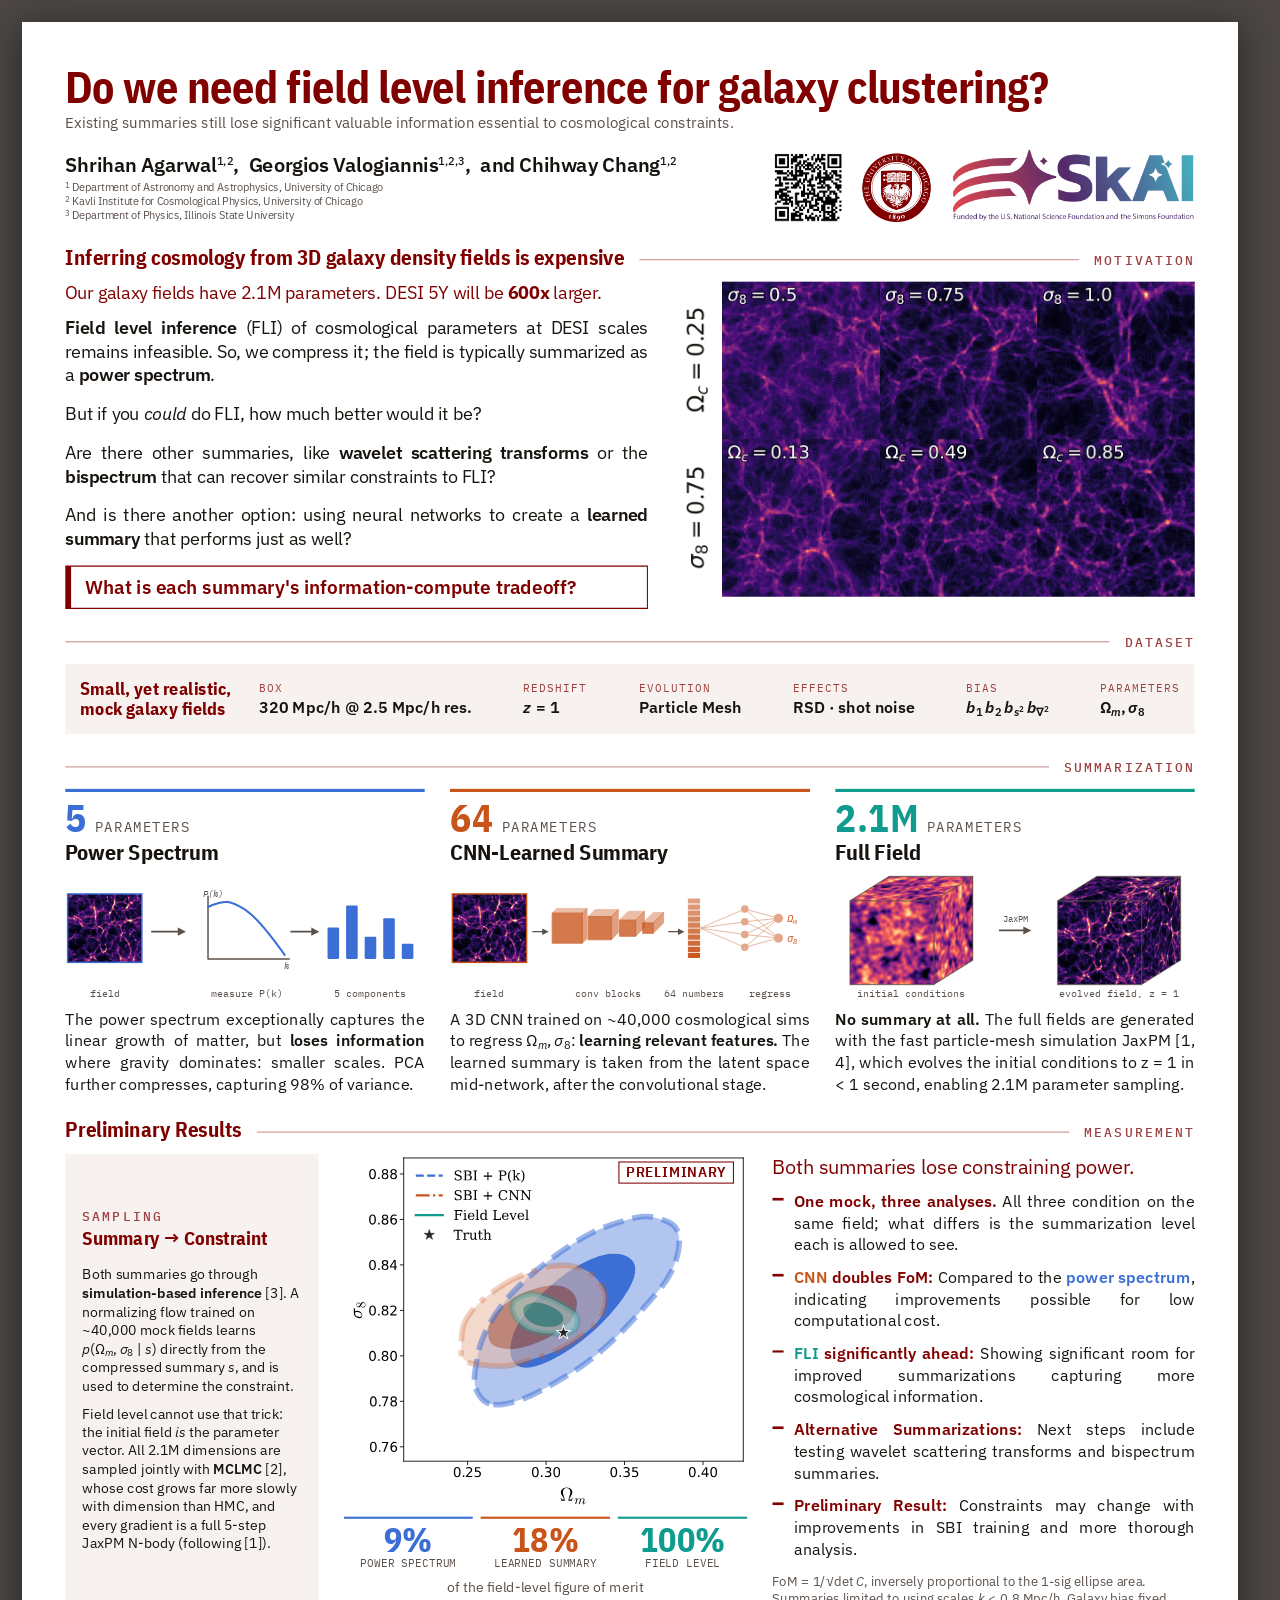
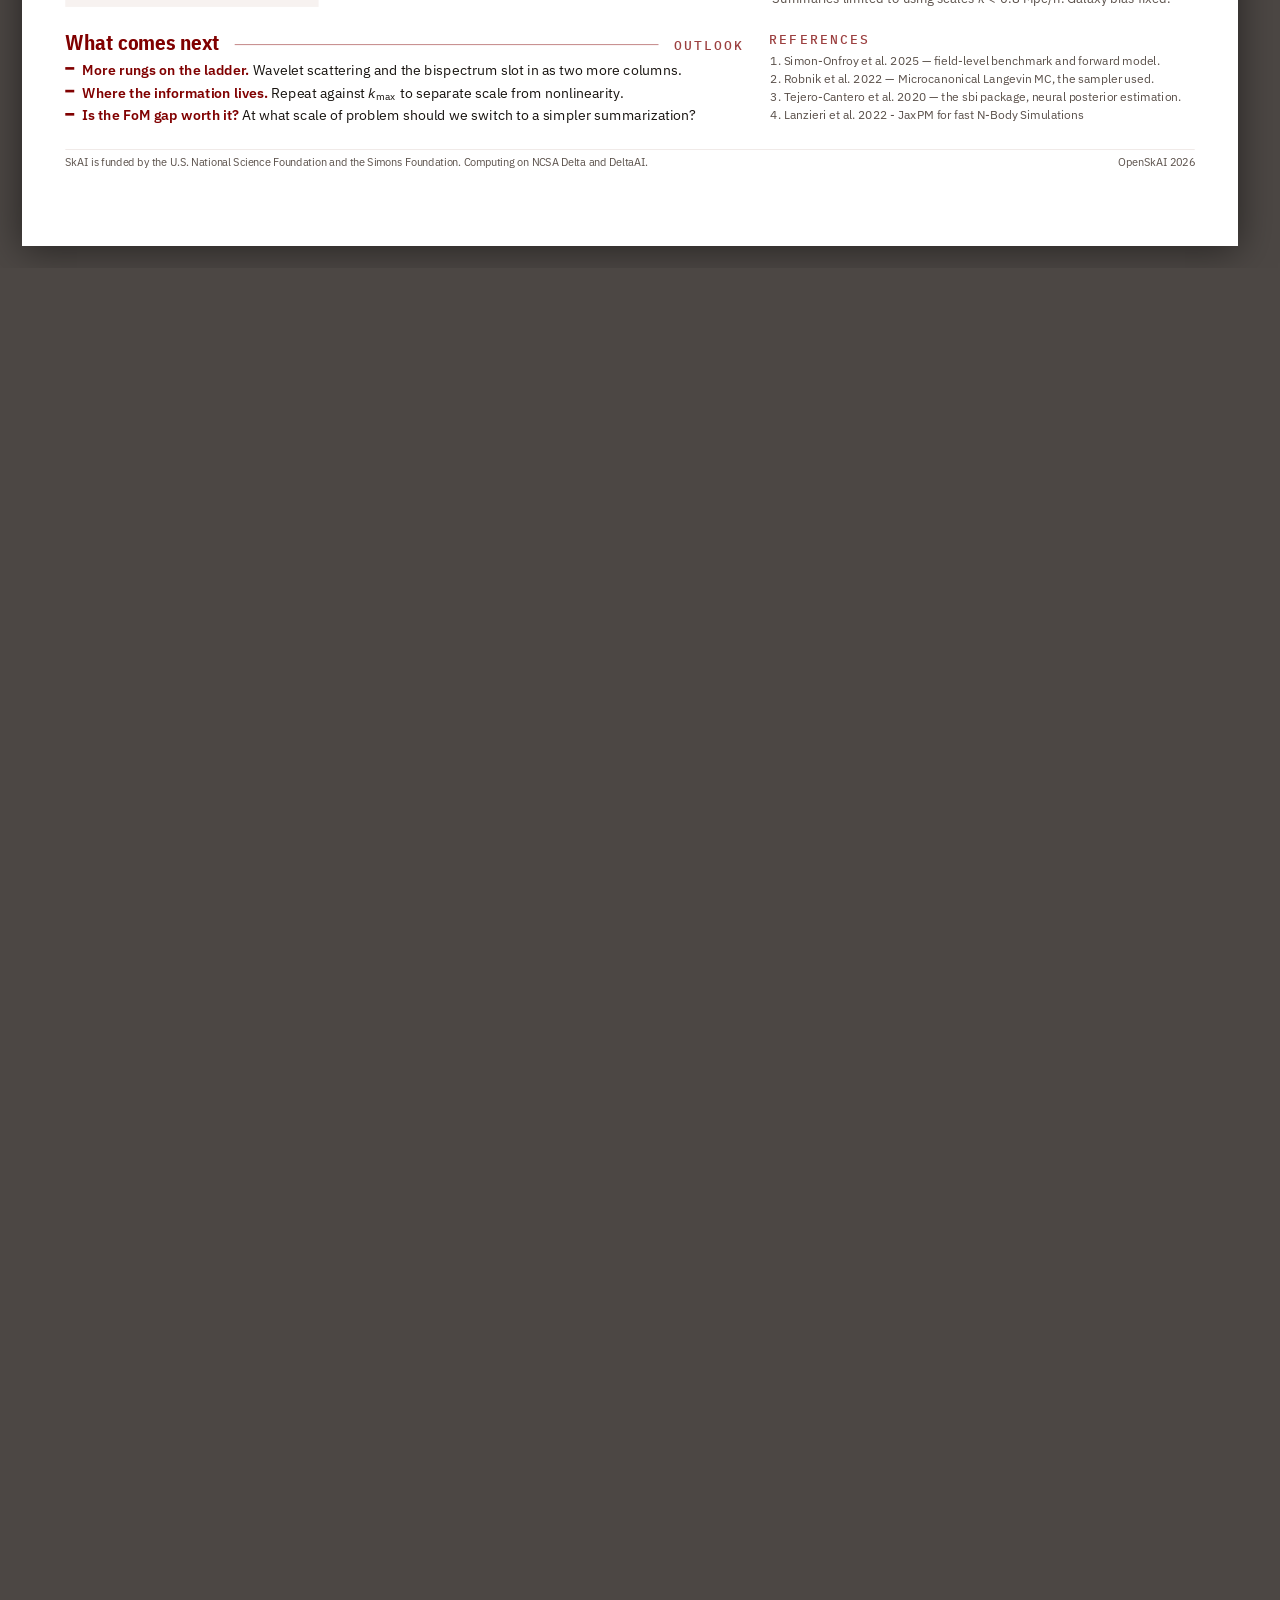
<file: index.html>
<!doctype html>
<html lang="en">
<head>
<meta charset="utf-8">
<title>Do we need field level inference for galaxy clustering?</title>
<!-- GitHub Pages serves this file at the root of the site. The poster itself
     lives in poster.html, whose name is wired into render.py and
     build_artifact.py; rather than rename it and break both, this redirects.
     If you would rather have the poster at the root URL with no redirect,
     rename poster.html to index.html and change the two places that name it:
     POSTER in render.py, and the read_text call in build_artifact.py. -->
<meta http-equiv="refresh" content="0; url=poster.html">
<link rel="canonical" href="poster.html">
<style>
  body { margin: 0; display: grid; place-items: center; min-height: 100vh;
         background: #ffffff; color: #17130f;
         font: 400 16px/1.5 "IBM Plex Sans", system-ui, sans-serif; }
  a { color: #800000; }
</style>
</head>
<body>
<p><a href="poster.html">Do we need field level inference for galaxy clustering?</a></p>
</body>
</html>
</file>
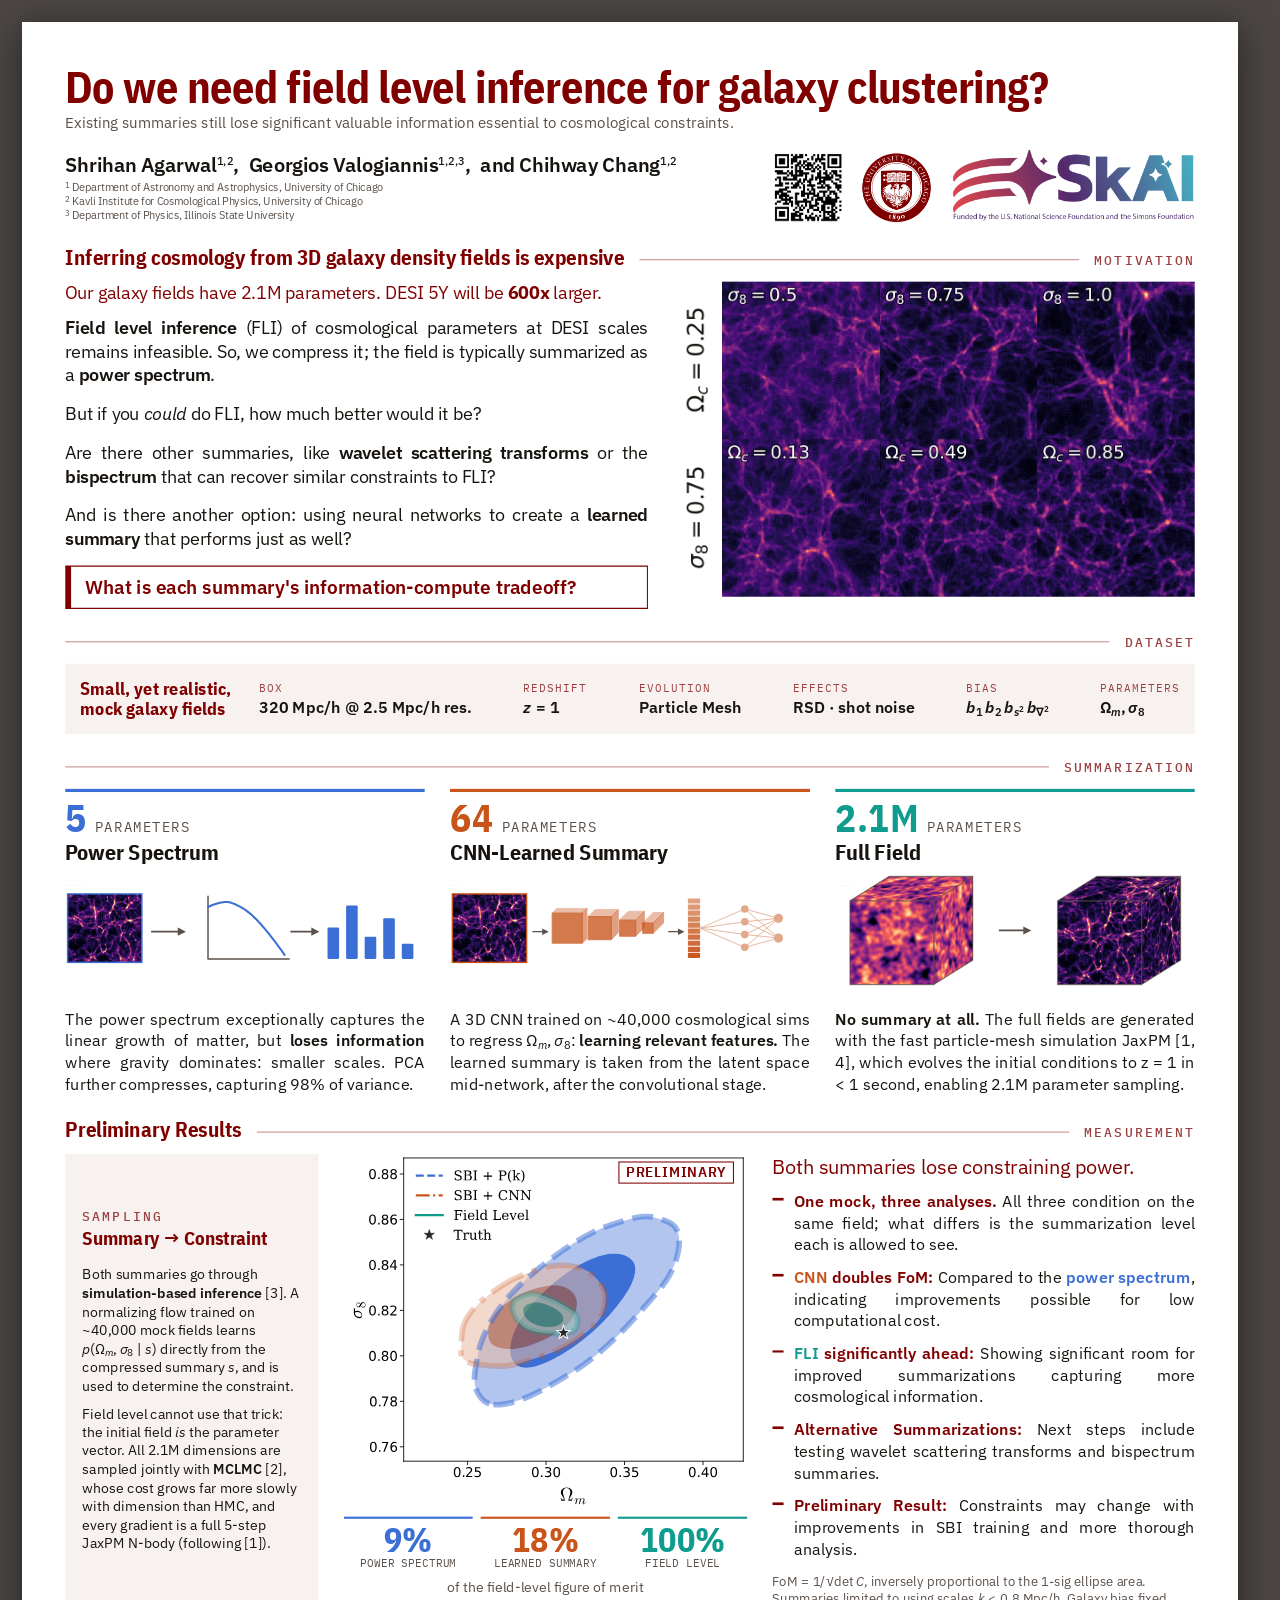
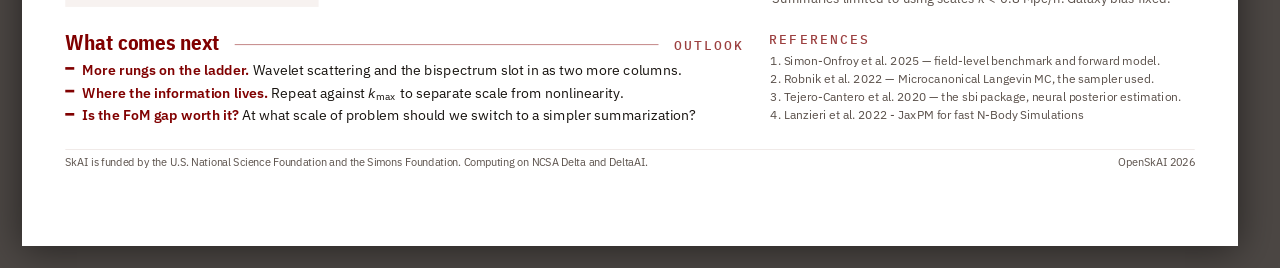
<file: poster.html>
<!doctype html>
<html lang="en">
<head>
<meta charset="utf-8">
<title>Do we need full field level inference?</title>
<link rel="preconnect" href="https://fonts.googleapis.com">
<link rel="preconnect" href="https://fonts.gstatic.com" crossorigin>
<link rel="stylesheet" href="https://fonts.googleapis.com/css2?family=IBM+Plex+Mono:wght@400;500&family=IBM+Plex+Sans+Condensed:wght@600;700&family=IBM+Plex+Sans:wght@400;500;600;700&display=swap">
<link rel="stylesheet" href="poster_style.css">
</head>
<body>
<div class="stage"><div class="sheet" id="sheet"></div></div>

<script src="poster_config.js"></script>
<script>
/* ===========================================================================
   Renderer. Walks the POSTER object from poster_config.js and builds the page.
   Edit this only to change the poster's structure; content lives in the config.
   =========================================================================== */

/* --- Type scale ----------------------------------------------------------
   Every size on the poster is a CSS variable declared in poster_style.css.
   POSTER.type overrides them by name, so the config can retune the type
   without opening the stylesheet. A plain number is read as points; a string
   is passed through as written, so "1.2in" or "62.5pt" both work. Anything the
   config leaves out keeps the stylesheet's value, so a partial `type` block is
   fine -- and a key that isn't in this map is reported on screen rather than
   ignored, since a typo would otherwise look like "the setting did nothing".
   ------------------------------------------------------------------------ */
const TYPE_VARS = {
  /* header */
  title:           "--t-title",
  subtitle:        "--t-subtitle",
  author:          "--t-author",
  affil:           "--t-affil",
  qrCaption:       "--t-qr",

  /* shared across the bands */
  eyebrow:         "--t-eyebrow",
  bandHeading:     "--t-band",
  lede:            "--t-lede",
  body:            "--t-body",
  callout:         "--t-callout",
  figureCaption:   "--t-caption",
  figureTag:       "--t-figtag",
  note:            "--t-small",

  /* the fact strip */
  factLabel:       "--t-fact-label",
  factKey:         "--t-fact-key",
  factValue:       "--t-fact-value",

  /* the three approach columns */
  approachDim:     "--t-dim",
  approachDimLabel:"--t-dim-label",
  approachName:    "--t-col",
  approachBody:    "--t-colbody",

  /* the results band */
  asideHeading:    "--t-aside-head",
  asideBody:       "--t-aside",
  discussionLede:  "--t-mid-lede",
  discussionBody:  "--t-mid-body",
  statValue:       "--t-stat",
  statLabel:       "--t-stat-label",

  /* cost band and footer */
  costLegend:      "--t-legend",
  futureItem:      "--t-future",
  reference:       "--t-ref",
  colophon:        "--t-colophon",

  /* only used by the numbers table, which is not currently rendered */
  table:           "--t-table",
};

/* Sizes inside the two inline SVGs. These are viewBox units, not points: the
   drawing scales with its column, so one unit is about 0.8 pt at print size in
   a schematic and 0.72 pt in the cost chart. They are here so every piece of
   text on the poster is reachable from the config. */
const TYPE_SVG = Object.assign({
  schematicCaption: 17,
  schematicAxis: 15,
  costTick: 19,
  costValue: 19,
  costRowLabel: 21,
  costAxis: 20,
}, (POSTER.type && POSTER.type.svg) || {});

function applyType(t) {
  if (!t) return;
  const unknown = [];
  Object.keys(t).forEach((k) => {
    if (k === "svg") return;
    const v = TYPE_VARS[k];
    if (!v) { unknown.push(k); return; }
    document.documentElement.style.setProperty(
      v, typeof t[k] === "number" ? t[k] + "pt" : t[k]);
  });
  return unknown;
}
const UNKNOWN_TYPE_KEYS = applyType(POSTER.type) || [];

/* --- $math$ --------------------------------------------------------------
   Inline maths, written as a small subset of LaTeX between dollar signs:

       "a flow learns $p(Ω_m, σ_8 | s)$ from the summary $s$"

   It understands `_` and `^` (brace them for more than one character), \name
   for Greek letters, operators and relations, \text{...} for upright words,
   and TeX's spacing: none around what you type, a thin space after a comma,
   a wider one around = and the conditional bar. Variables come out italic;
   digits, capital Greek and function names (log, max, ...) stay upright, as
   TeX sets them.

   Greek can be typed straight in as Unicode, which reads better in the config
   and needs no backslash: $Ω_m$ is the same as $\\Omega_m$. Remember that a
   backslash inside a JS string has to be doubled.

   Spaces inside $...$ are ignored, so $z = 1$ and $z=1$ come out the same.
   Units and other upright words want \text: $320\text{ Mpc}/h$.

   A \command it doesn't know, and an unpaired $, are highlighted like a TODO
   rather than dropped, so a typo shows up on screen instead of printing.

   Body text only. The SVG labels -- approaches[].stages and the cost chart --
   are drawn as SVG rather than HTML, so $...$ there would print literally.
   ------------------------------------------------------------------------ */
const MATH_SYM = {
  Omega: "Ω", Sigma: "Σ", Delta: "Δ", Lambda: "Λ", Phi: "Φ", Theta: "Θ",
  Gamma: "Γ", Psi: "Ψ", Pi: "Π", Xi: "Ξ", Upsilon: "Υ",
  alpha: "α", beta: "β", gamma: "γ", delta: "δ", epsilon: "ε", zeta: "ζ",
  eta: "η", theta: "θ", iota: "ι", kappa: "κ", lambda: "λ", mu: "μ", nu: "ν",
  xi: "ξ", pi: "π", rho: "ρ", sigma: "σ", tau: "τ", upsilon: "υ", phi: "φ",
  chi: "χ", psi: "ψ", omega: "ω",
  nabla: "∇", partial: "∂", infty: "∞", ell: "ℓ", hbar: "ℏ",
  times: "×", cdot: "·", pm: "±", mp: "∓", div: "÷",
  approx: "≈", simeq: "≃", sim: "∼", leq: "≤", le: "≤", geq: "≥", ge: "≥",
  neq: "≠", ne: "≠", ll: "≪", gg: "≫", equiv: "≡", propto: "∝",
  to: "→", in: "∈", subset: "⊂", perp: "⊥",
  langle: "⟨", rangle: "⟩", int: "∫", sum: "∑", prod: "∏", sqrt: "√",
};

/* Upright, and set as one word: TeX's \log, \max and friends. */
const MATH_OPS = new Set([
  "log", "ln", "exp", "sin", "cos", "tan", "sinh", "cosh", "tanh",
  "min", "max", "argmin", "argmax", "det", "diag", "tr", "erf", "var", "cov",
]);

/* TeX gives these space either side; everything else is set tight. */
const MATH_BIN = new Set(["+", "−", "×", "·", "±", "∓", "÷"]);
const MATH_REL = new Set([
  "=", "<", ">", "≈", "≃", "∼", "≤", "≥", "≠", "≡", "≪", "≫",
  "→", "∝", "∈", "⊂", "⊥", "|",
]);

const mathEsc = (c) =>
  c === "&" ? "&amp;" : c === "<" ? "&lt;" : c === ">" ? "&gt;" : c;

/* One symbol, classed by what TeX would call it. */
function mathSym(ch) {
  const c = mathEsc(ch);
  if (/[α-ω]/.test(ch)) return `<span class="mvar">${c}</span>`;
  if (MATH_BIN.has(ch)) return `<span class="mbin">${c}</span>`;
  if (MATH_REL.has(ch)) return `<span class="mrel">${c}</span>`;
  return c;
}

function mathHTML(src) {
  let out = "", i = 0;

  /* A braced group, returned as written -- what \text wants. */
  function braced(j) {
    if (src[j] !== "{") return [src[j] || "", j + 1];
    let depth = 1, k = j + 1;
    while (k < src.length && depth) {
      if (src[k] === "{") depth++;
      else if (src[k] === "}") depth--;
      k++;
    }
    return [src.slice(j + 1, k - (depth ? 0 : 1)), k];
  }

  /* The argument of _ or ^: a braced group, or the single token after it. */
  function atom(j) {
    if (j >= src.length) return ["", j];
    if (src[j] !== "{") return step(j);
    let depth = 1, k = j + 1;
    while (k < src.length && depth) {
      if (src[k] === "{") depth++;
      else if (src[k] === "}") depth--;
      k++;
    }
    return [mathHTML(src.slice(j + 1, k - (depth ? 0 : 1))), k];
  }

  function step(j) {
    const c = src[j];

    if (c === "\\") {
      const m = /^\\(?:([A-Za-z]+)|([\s\S]))/.exec(src.slice(j));
      if (!m) return ["", j + 1];
      const end = j + m[0].length, name = m[1];
      if (name === "text") {
        const [raw, k] = braced(end);
        return [`<span class="mtext">${raw.split("").map(mathEsc).join("")}</span>`, k];
      }
      if (name === "mid") return [`<span class="mrel">|</span>`, end];
      if (name && MATH_OPS.has(name)) return [`<span class="mop">${name}</span>`, end];
      if (name && MATH_SYM[name] !== undefined) return [mathSym(MATH_SYM[name]), end];
      if (name) return [`<span class="todo">\\${name}</span>`, end];
      const space = { ",": "mthin", ":": "mmed", " ": "mmed", ";": "mthick" }[m[2]];
      if (space) return [`<span class="${space}"></span>`, end];
      return [mathEsc(m[2]), end];        /* \{ \} \_ \$ ... */
    }

    /* A group on its own: \sqrt{...}, or just bracketing for clarity. */
    if (c === "{") return atom(j);
    if (c === "}") return ["", j + 1];

    if (c === "_" || c === "^") {
      const [inner, k] = atom(j + 1);
      const tag = c === "_" ? "sub" : "sup";
      return [`<${tag}>${inner}</${tag}>`, k];
    }

    if (/\s/.test(c)) return ["", j + 1];  /* TeX ignores spaces in maths */

    if (/[A-Za-z]/.test(c)) {
      const run = /^[A-Za-z]+/.exec(src.slice(j))[0];
      const cls = MATH_OPS.has(run) ? "mop" : "mvar";
      return [`<span class="${cls}">${run}</span>`, j + run.length];
    }

    if (/[0-9]/.test(c)) {
      const run = /^[0-9.]+/.exec(src.slice(j))[0];
      return [run, j + run.length];
    }

    if (c === ",") return [`<span class="mpunct">,</span>`, j + 1];
    if (c === "-") return [mathSym("−"), j + 1];
    return [mathSym(c), j + 1];
  }

  while (i < src.length) {
    const [html, next] = step(i);
    out += html;
    i = next > i ? next : i + 1;
  }
  return out;
}

/* Turn $...$ into maths, then highlight anything still marked TODO -- and any
   lone $ left over, which means a pair someone forgot to close -- so neither
   can reach the printer unnoticed. */
const mark = (s) =>
  String(s)
    .replace(/\$([^$]+)\$/g, (_, body) => `<span class="math">${mathHTML(body)}</span>`)
    .replace(/\$/g, () => `<span class="todo">$</span>`)
    .replace(/TODO[^.<]*\.?/g, (m) => `<span class="todo">${m}</span>`);

const el = (tag, cls, html) => {
  const n = document.createElement(tag);
  if (cls) n.className = cls;
  if (html != null) n.innerHTML = mark(html);
  return n;
};

const sheet = document.getElementById("sheet");
const add = (n) => { sheet.appendChild(n); return n; };

/* One baseline: condensed head, a hairline out to the margin, then the eyebrow
   right-aligned. Stacking the eyebrow above cost 0.45 in per band, which on a
   fixed-height sheet is a whole paragraph of body copy. */
function bandHead(eyebrow, heading) {
  const h = el("div", "band-head");
  /* A band can have a rule without a heading -- the fact strip does, since its
     own label sits inside the strip. Skipping the h2 rather than drawing an
     empty one is what puts the hairline at the left margin. */
  if (heading) h.appendChild(el("h2", null, heading));
  h.appendChild(el("div", "hair"));
  if (eyebrow) h.appendChild(el("div", "eyebrow", eyebrow));
  return h;
}

/* Captions are off across the poster: every figure here is read from four feet
   away and the band text already says what it shows. A figure draws one only if
   its `caption` in poster_config.js is a non-empty string. */
/* `f.tag`, if set, is a short label stamped in the figure's top right corner --
   "Preliminary" on the contour. It is positioned against the FIGURE box, which
   is the image box only while the image fills its track: the contour's track in
   .results-grid is set to exactly the contour's width, so it does. If you cap a
   tagged figure by height in a wider track, the tag drifts off its corner. */
const figure = (f, cls) => {
  const n = el("figure", cls);
  n.innerHTML = `<img src="${f.src}" alt="">` +
                (f.tag ? `<span class="fig-tag">${mark(f.tag)}</span>` : "") +
                (f.caption ? `<figcaption>${mark(f.caption)}</figcaption>` : "");
  return n;
};

/* --- Header -------------------------------------------------------------- */
/* The title gets a row of its own, the full width of the sheet. It used to sit
   in a column beside the logos, which capped it at whatever width the logos left
   over -- a long title then had to be set small to stay on one line. Below it,
   the byline and the logos share a second row, and that row is as tall as the
   byline is, so the logos have room to be large. */
function header(m) {
  const h = el("header", "header");
  h.appendChild(el("h1", "title", m.title));

  const row = el("div", "header-row");
  const left = el("div");

  if (m.subtitle) left.appendChild(el("p", "subtitle", m.subtitle));

  const au = el("p", "authors");
  au.innerHTML = mark(m.authors
    .map((a) => `${a.name}<sup>${(a.sups || []).join(",")}</sup>`)
    .join(", &nbsp;"));
  left.appendChild(au);

  const af = el("div", "affils");
  m.affiliations.forEach((t, i) => {
    const row = el("div");
    row.innerHTML = `<sup>${i + 1}</sup><span>${mark(t)}</span>`;
    af.appendChild(row);
  });
  left.appendChild(af);
  row.appendChild(left);

  const logos = el("div", "logos");
  m.logos.forEach((l) => {
    const img = el("img");
    img.src = l.src;
    img.alt = l.alt;
    img.style.height = l.height + "in";
    logos.appendChild(img);
  });
  /* prepend, not append: the QR reads as an aside to the logos, so it sits on
     the outside of the row rather than between them and the sheet edge. Its
     `height` is in inches like a logo's, and the image is assumed square. */
  if (m.qr && m.qr.src) {
    const q = el("div", "qr");
    q.innerHTML = `<img src="${m.qr.src}" alt="QR code">` +
                  (m.qr.caption ? `<span>${mark(m.qr.caption)}</span>` : "");
    const size = (m.qr.height || 1.35) + "in";
    q.firstChild.style.width = size;
    q.firstChild.style.height = size;
    logos.prepend(q);
  }
  row.appendChild(logos);
  h.appendChild(row);
  add(h);
}

/* --- Band 1: the question ------------------------------------------------ */
function questionBand(q) {
  const band = el("section", "band");
  band.appendChild(bandHead(q.eyebrow, q.heading));

  const grid = el("div", "question-grid");
  const left = el("div");
  left.appendChild(el("p", "lede", q.lede));
  q.body.forEach((p) => left.appendChild(el("p", "body-text", p)));
  left.appendChild(el("div", "callout", q.box));
  grid.appendChild(left);
  grid.appendChild(figure(q.figure));

  band.appendChild(grid);
  add(band);
}

/* --- Band 1.5: the shared mock, as one strip -----------------------------
   The band rule carries only its eyebrow: the strip's own label is inside the
   wash, on the left of the facts, so a heading above would say it twice. */
function factStrip(s) {
  const band = el("section", "band");
  band.appendChild(bandHead(s.eyebrow, null));

  const strip = el("div", "factstrip");
  strip.appendChild(el("div", "fs-label", s.label));
  const facts = el("div", "facts");
  s.facts.forEach((f) => {
    const d = el("dl", "fact");
    d.appendChild(el("dt", null, f.k));
    d.appendChild(el("dd", null, f.v));
    facts.appendChild(d);
  });
  strip.appendChild(facts);
  band.appendChild(strip);
  add(band);
}

/* --- Schematics ----------------------------------------------------------
   Hand-drawn inline SVG rather than images: vector, crisp at print size, and
   editable right here. All three share a viewBox so they line up.
   ------------------------------------------------------------------------ */
/* The tile the P(k) and CNN drawings open with: the real z = 1 evolved field,
   the same simulation, transform and colour limits as the Full Field column's
   z1 cube -- figures/make_fl_cubes.py writes both, so the three columns of this
   band show one universe rather than three unrelated pictures. The path lives
   in poster_config.js (POSTER.fieldTile), which is what lets build_artifact.py
   inline it.

   The PNG is square and the box is 128x118, so "slice" crops a little off the
   top and bottom instead of squashing the field. The frame keeps the column's
   colour on the tile, which is the only thing the old drawing did that this
   one would otherwise lose. */
const TILE = { x: 4, y: 10, w: 128, h: 118 };

const fieldTile = (c, src) => `
  <g>
    <image href="${src}" x="${TILE.x}" y="${TILE.y}" width="${TILE.w}" height="${TILE.h}"
           preserveAspectRatio="xMidYMid slice"/>
    <rect x="${TILE.x}" y="${TILE.y}" width="${TILE.w}" height="${TILE.h}"
          fill="none" stroke="${c}" stroke-width="2.5"/>
  </g>`;

/* The drawn tile this replaced -- dots on paper, standing in for a field before
   there was a real one to show. Kept, not deleted, the same way the old Full
   Field drawing below is: put the two back together if the images ever go away.

  const FIELD_DOTS = [
    [26, 24, 4], [52, 40, 7], [78, 18, 3], [98, 48, 5], [34, 66, 6],
    [64, 78, 9], [88, 88, 4], [22, 96, 5], [50, 108, 4], [100, 108, 6],
    [70, 36, 3], [40, 92, 3], [92, 66, 3],
  ];
  const fieldTile = (c) => `
    <g transform="translate(4,10)">
      <rect width="128" height="118" fill="#f7f2f0" stroke="${c}" stroke-width="2.5"/>
      ${FIELD_DOTS.map(([cx, cy, r]) =>
        `<circle cx="${cx}" cy="${cy}" r="${r}" fill="${c}" opacity="0.55"/>`).join("")}
    </g>`;
*/

/* The Power Spectrum column's middle stage: a log-log P(k) plot. The path is a
   real linear spectrum -- Eisenstein & Hu (1998) no-wiggle, Om=0.30, Ob=0.049,
   h=0.70, ns=0.96, k = 0.004..1.5 h/Mpc -- already mapped into viewBox units by
   figures/make_pk_icon.py. Regenerate with

       /home/node/.conda/envs/simple/bin/python figures/make_pk_icon.py

   and paste the one line it prints; the plot box below (PK_BOX) must match the
   one in that script. */
const PK_BOX = { x0: 246, x1: 380, y0: 122, y1: 20 };
const PK_CURVE = "M 246.0 32.5 L 251.7 30.0 L 257.5 27.9 L 263.2 26.1 L 269.0 24.7 L 274.7 24.0 L 280.4 24.1 L 286.2 25.4 L 291.9 27.4 L 297.7 30.1 L 303.4 33.1 L 309.1 36.7 L 314.9 40.9 L 320.6 45.6 L 326.3 51.0 L 332.1 56.8 L 337.8 63.1 L 343.6 69.7 L 349.3 76.7 L 355.0 84.0 L 360.8 91.5 L 366.5 99.1 L 372.3 107.0 L 378.0 115.0";

/* `k` scales the arrow's weight and head without moving where it starts or
   ends. The CNN row carries four items where the others carry two or three, so
   its connectors are drawn light: the arrows there are the least informative
   ink in the drawing and should not compete with the boxes. */
const arrow = (x1, x2, y, k = 1) => `
  <g stroke="#5a504a" stroke-width="${3 * k}" fill="none">
    <line x1="${x1}" y1="${y}" x2="${x2 - 10 * k}" y2="${y}"/>
    <path d="M ${x2 - 14 * k} ${y - 7 * k} L ${x2} ${y} L ${x2 - 14 * k} ${y + 7 * k}"
          fill="#5a504a" stroke="none"/>
  </g>`;

/* An isometric box for the CNN's conv blocks: a square front face of side `s`
   with top and right faces pushed back by depth `d`. Shrinking `s` while growing
   `d` across four boxes is the standard way to draw a conv stack -- here it is
   the real one from cnn/cnn_training.py: 128^3 down to 8^3, 8 up to 64 channels. */
const cuboid = (x, yc, s, d, c) => {
  const y = yc - s / 2;
  return `
    <g stroke="${c}" stroke-width="1.5" stroke-linejoin="round">
      <path d="M ${x} ${y} L ${x + d} ${y - d} L ${x + s + d} ${y - d} L ${x + s} ${y} Z"
            fill="${c}" opacity="0.38"/>
      <path d="M ${x + s} ${y} L ${x + s + d} ${y - d} L ${x + s + d} ${y + s - d} L ${x + s} ${y + s} Z"
            fill="${c}" opacity="0.55"/>
      <rect x="${x}" y="${y}" width="${s}" height="${s}" fill="${c}" opacity="0.78"/>
    </g>`;
};

/* --- The strip's own geometry --------------------------------------------
   Every column's schematic is one SVG scaled to the column width, so the
   viewBox aspect is what sets the strip's printed height: 620x227 in a 7.1in
   column is 2.6in tall. `h` therefore moves band 2's height and everything
   below it on the sheet -- see README before changing it.

   The strip was made taller for the Full Field cubes, which have two items in
   the row instead of three and so can use the height. The P(k) and CNN drawings
   do NOT scale up with it: both already run nearly the full 620 units wide --
   the CNN's regression head ends at ~606 -- so there is no room to grow them
   without re-laying them out. They keep their own coordinates and `native()`
   just recentres them in the taller box.
   ------------------------------------------------------------------------ */
const SCHEM = { w: 620, h: 227, dy: 31, capY: 219 };

/* Drop a drawing written in the original 620x168 space into the taller box.
   Nothing inside is rescaled: PK_BOX and PK_CURVE are coupled to
   figures/make_pk_icon.py, and the CNN geometry is fitted to its own widths. */
const native = (inner) => `<g transform="translate(0,${SCHEM.dy})">${inner}</g>`;

const cap = (x, t) =>
  `<text x="${x}" y="${SCHEM.capY}" font-family="IBM Plex Mono, monospace" font-size="${TYPE_SVG.schematicCaption}"
         fill="#5a504a" text-anchor="middle">${t}</text>`;

/* `a` is one entry of POSTER.approaches; `tile` is POSTER.fieldTile, the z = 1
   field image the P(k) and CNN drawings open with.

   a.stages is the captions under the drawing: three for P(k), four for the CNN
   (which has a regression head after its summary), two for Full Field. Missing
   entries draw nothing. a.cubes and a.arrowLabel are Full Field's alone.

   Every cap() x below is the CENTRE of the thing it names, worked out from that
   item's own drawn extent -- not evenly spaced, because the items are not. If
   you move a box, move its caption with it.

   Captions sit outside native(), on the strip's own baseline, so all three
   columns' captions line up however tall the drawings are. */
function schematic(a, tile) {
  const { schematic: kind, color: c, stages, cubes, arrowLabel } = a;
  const [s0, s1, s2, s3] = [0, 1, 2, 3].map((i) => (stages && stages[i]) || "");
  const open = `<svg viewBox="0 0 ${SCHEM.w} ${SCHEM.h}" role="img" aria-hidden="true">`;

  if (kind === "pk") {
    const b = PK_BOX;
    return open + native(
      fieldTile(c, tile) + arrow(148, 208, 75) + `
      <g>
        <path d="M ${b.x0} ${b.y1 - 6} L ${b.x0} ${b.y0} L ${b.x1 + 6} ${b.y0}"
              fill="none" stroke="#5a504a" stroke-width="2.5"
              stroke-linecap="round" stroke-linejoin="round"/>
        <path d="${PK_CURVE}" fill="none" stroke="${c}" stroke-width="3.5"
              stroke-linecap="round" stroke-linejoin="round"/>
        <text x="${b.x1 + 6}" y="${b.y0 + 17}" font-family="IBM Plex Mono, monospace"
              font-size="${TYPE_SVG.schematicAxis}" fill="#5a504a"
              text-anchor="end" font-style="italic">k</text>
        <text x="${b.x0 - 8}" y="${b.y1 - 4}" font-family="IBM Plex Mono, monospace"
              font-size="${TYPE_SVG.schematicAxis}" fill="#5a504a"
              text-anchor="start" font-style="italic">P(k)</text>
      </g>` + arrow(388, 438, 75) + `
      <g fill="${c}">
        ${[54, 92, 38, 70, 26].map((h, i) =>
          `<rect x="${452 + i * 32}" y="${122 - h}" width="20" height="${h}" rx="2"/>`).join("")}
      </g>`) +
      cap(68, s0) + cap(313, s1) + cap(526, s2) + `</svg>`;
  }

  if (kind === "cnn") {
    /* field -> four conv blocks -> global average pool -> the 64-vector summary
       -> the 64-32-2 regression head. The head is what the CNN was TRAINED on;
       the summary handed to SBI is the vector, so the head is drawn faint and
       the vector at full strength. */
    const yc = 69;                                   // the field tile's centre

    /* Four items in a 620-unit row, and the captions are wider than the things
       they name ("conv blocks" is 112 units against a 21-unit vector), so the
       spacing is set by the captions, not the drawing. The conv stack is pulled
       left and the vector left of that, which spreads the four caption centres
       to 68 / 272 / 421 / 551: gaps of 123, 42 and 43 units between the caption
       boxes instead of 140, 48 and 19. The arrows absorb the difference, which
       is why they are drawn at 0.8. */
    const boxes = [[176, 52, 8], [238, 40, 12], [292, 28, 15], [332, 18, 18]];
    const conv = boxes.map(([x, s, d]) => cuboid(x, yc, s, d, c)).join("");

    const VX = 410, VW = 21, VN = 10, VH = 9, VG = 1.4;   // the 64-vector
    const vTop = yc - (VN * VH + (VN - 1) * VG) / 2;
    const vec = `<g fill="${c}">${Array.from({ length: VN }, (_, i) =>
      `<rect x="${VX}" y="${(vTop + i * (VH + VG)).toFixed(1)}" width="${VW}"
             height="${VH}" rx="1.5" opacity="${(0.55 + i * 0.045).toFixed(2)}"/>`).join("")}</g>`;

    const HX = 508, OX = 566, HN = 4, ON = 2;            // 64 -> 32 -> 2
    const col = (x, n, r) => Array.from({ length: n }, (_, i) =>
      ({ x, y: yc + (i - (n - 1) / 2) * (n === ON ? 34 : 22), r }));
    const hid = col(HX, HN, 6.5), out = col(OX, ON, 8);
    const edge = (a, b) =>
      `<line x1="${a.x}" y1="${a.y}" x2="${b.x}" y2="${b.y}" stroke="${c}" stroke-width="1.4"/>`;
    const node = (p) => `<circle cx="${p.x}" cy="${p.y}" r="${p.r}" fill="${c}"/>`;
    const sub = (g, s) =>
      `${g}<tspan font-size="${TYPE_SVG.schematicAxis * 0.8}" dy="4">${s}</tspan>`;

    const headNet = `
      <g opacity="0.5">
        ${hid.map((h) => edge({ x: VX + VW, y: yc }, h)).join("")}
        ${hid.map((h) => out.map((o) => edge(h, o)).join("")).join("")}
        ${hid.map(node).join("")}${out.map(node).join("")}
      </g>
      ${out.map((o, i) =>
        `<text x="${o.x + 15}" y="${o.y + 6}" font-family="IBM Plex Mono, monospace"
               font-size="${TYPE_SVG.schematicAxis * 1.15}" fill="${c}" font-style="italic"
               >${sub(i === 0 ? "\u03a9" : "\u03c3", i === 0 ? "m" : "8")}</text>`).join("")}`;

    return open + native(
      fieldTile(c, tile) + arrow(142, 170, 75, 0.8) + conv +
      arrow(376, 404, 75, 0.8) + vec + headNet) +
      cap(68, s0) + cap(272, s1) + cap(421, s2) + cap(551, s3) + `</svg>`;

  }

  /* Full field: the forward model itself. Two cubes of real simulation, the
     initial conditions and the same box at z = 1, drawn by
     figures/make_fl_cubes.py. Only two items, so they get the whole height --
     192 units is 2.2in printed, against 1.5in for anything in a three-item row.

     The images are SVG <image> rather than an <img> block so this stays one
     SVG: that is what keeps the three columns' body text starting on the same
     line. Two consequences worth knowing. build_artifact.py still inlines them,
     because it rewrites image paths in poster_config.js and that is where the
     paths live. render.py does NOT check their resolution, because it collects
     images with querySelectorAll("img") -- make_fl_cubes.py prints the dpi
     instead. */
  const CUBE = { y: 8, w: 218, h: 192, ax: 282, bx: 338 };
  const cube = (src, x) =>
    `<image href="${src}" x="${x}" y="${CUBE.y}" width="${CUBE.w}" height="${CUBE.h}"
            preserveAspectRatio="xMidYMid meet"/>`;
  const mid = (CUBE.ax + CUBE.bx) / 2;

  return open +
    cube(cubes.ic, 22) + cap(131, s0) +
    arrow(CUBE.ax, CUBE.bx, 104) +
    (arrowLabel
      /* Not mark()ed: it emits <span> for $...$ maths, which is not valid inside
         an SVG <text>. Entities are fine here; maths is not. */
      ? `<text x="${mid}" y="90" font-family="IBM Plex Mono, monospace"
               font-size="${TYPE_SVG.schematicAxis}" fill="#5a504a"
               text-anchor="middle">${arrowLabel}</text>`
      : "") +
    cube(cubes.z1, 380) + cap(489, s1) + `</svg>`;
}

/* The Full Field drawing this replaced: a 7x7 grid of squares for "every mode"
   and a posterior ellipse. It said nothing about what field level inference
   does, which the two cubes above do. Kept, not deleted -- the same convention
   as POSTER.cost. To put it back, return this instead of the cubes and give the
   fl approach three `stages` again.

    const grid = [];
    for (let i = 0; i < 7; i++)
      for (let j = 0; j < 7; j++)
        grid.push(`<rect x="${234 + j * 16}" y="${18 + i * 16}" width="13" height="13"
                         fill="${c}" opacity="${0.25 + ((i * 7 + j) % 5) * 0.14}"/>`);
    return open + fieldTile(c, tile) + cap(68, s0) + arrow(148, 210, 75) +
      `<g>${grid.join("")}</g>` + cap(298, s1) + arrow(388, 440, 75) + `
      <g fill="none" stroke="${c}" stroke-width="3">
        <ellipse cx="530" cy="72" rx="68" ry="40" transform="rotate(-24 530 72)" opacity="0.45"/>
        <ellipse cx="530" cy="72" rx="40" ry="22" transform="rotate(-24 530 72)"/>
      </g>
      <circle cx="530" cy="72" r="5" fill="${c}"/>` + cap(530, s2) + `</svg>`;
*/

/* --- Band 2: the approach columns ----------------------------------------
   `head` is POSTER.summarization: the eyebrow and heading for this band's
   rule. The columns themselves come from POSTER.approaches, and `tile` is
   POSTER.fieldTile, the one field image two of the three drawings share. */
function approachBand(list, head, tile) {
  const band = el("section", "band");
  band.appendChild(bandHead(head.eyebrow, head.heading));

  const grid = el("div", "approaches");
  grid.style.gridTemplateColumns = `repeat(${list.length}, 1fr)`;

  list.forEach((a) => {
    const col = el("article", "approach");
    col.style.setProperty("--col-color", a.color);

    const dr = el("div", "dim-row");
    dr.appendChild(el("span", "dim", a.dim));
    dr.appendChild(el("span", "dim-label", a.dimLabel));
    col.appendChild(dr);

    col.appendChild(el("h3", "approach-name", a.name));

    if (a.schematic) {
      const wrap = el("div");
      wrap.innerHTML = schematic(a, tile);
      col.appendChild(wrap);
    }
    col.appendChild(el("p", "body-text", a.body));
    grid.appendChild(col);
  });

  band.appendChild(grid);
  add(band);
}

/* --- Band 3: results -----------------------------------------------------
   Three tracks: the sampling aside, the contour with its headline numbers, and
   the discussion. The aside sits on the left because it is the how, read before
   the what -- the results themselves start at the contour and run right.
   ------------------------------------------------------------------------ */
function resultsBand(r, samp) {
  const band = el("section", "band");
  band.appendChild(bandHead(r.eyebrow, r.heading));

  const grid = el("div", "results-grid");

  /* the shaded method column */
  const aside = el("aside", "results-aside");
  if (samp.eyebrow) aside.appendChild(el("div", "eyebrow", samp.eyebrow));
  aside.appendChild(el("h3", "aside-head", samp.heading));
  if (samp.lede) aside.appendChild(el("p", "lede", samp.lede));
  samp.paras.forEach((t) => aside.appendChild(el("p", "body-text", t)));
  if (samp.note) aside.appendChild(el("p", "note", samp.note));
  grid.appendChild(aside);

  /* figure and its headline numbers, composed as one unit */
  const unit = el("div", "fig-unit");
  unit.appendChild(figure(r.figure));
  const stats = el("div", "stat-row");
  r.stats.forEach((s) => {
    const t = el("div", "stat");
    t.style.setProperty("--sw", s.color);
    t.innerHTML = `<span class="v">${mark(s.value)}</span>` +
                  `<span class="l">${mark(s.label)}</span>`;
    stats.appendChild(t);
  });
  unit.appendChild(stats);
  unit.appendChild(el("div", "stats-caption", r.statsCaption));
  grid.appendChild(unit);

  /* The discussion. This replaced the numbers table: the same values read
     better as three short paragraphs beside the contour than as a grid the
     reader has to decode. `r.table` still holds them if it is wanted back. */
  const mid = el("div", "results-mid");
  const d = r.discussion;
  mid.appendChild(el("p", "lede", d.lede));
  const points = el("ul", "bullets");
  d.bullets.forEach((t) => points.appendChild(el("li", "body-text", t)));
  mid.appendChild(points);
  mid.appendChild(el("p", "note", d.note));
  grid.appendChild(mid);

  /* The takeaway panel used to sit here as a third column. It was removed to
     give its width to the contour, which is the headline of the poster. Its
     text is still in poster_config.js under `takeaway` if you want it back --
     re-append it here and restore the third track in .results-grid. */

  band.appendChild(grid);
  add(band);
}

/* --- Cost chart ----------------------------------------------------------
   Horizontal grouped bars on a shared log axis, because the whole point is
   that these costs differ by orders of magnitude. A null draws a dashed TBD
   bar rather than silently plotting zero; an exact zero is labelled "none",
   since a log axis cannot show it.
   ------------------------------------------------------------------------ */
function costChart(cost) {
  const DEC = [-2, -1, 0, 1, 2, 3, 4, 5];
  const TICK = cost.ticks;
  const TBD = cost.tbdLabel, ZERO = cost.zeroLabel, UNIT = cost.unit;
  const X0 = 268, X1 = 1052, W = 1100;
  const x = (v) => X0 + ((Math.log10(v) + 2) / 7) * (X1 - X0);

  const rowH = 74, barH = 27, top = 24;
  const H = top + cost.series.length * rowH + 50;
  const base = top + cost.series.length * rowH - 10;

  let s = `<svg class="cost-chart" viewBox="0 0 ${W} ${H}" role="img"
                aria-label="Setup and per-posterior cost in GPU-hours">`;

  DEC.forEach((d, i) => {
    s += `<line x1="${x(10 ** d)}" y1="${top - 10}" x2="${x(10 ** d)}" y2="${base}"
                stroke="#e3d8d4" stroke-width="1.5"/>
          <text x="${x(10 ** d)}" y="${base + 30}" font-family="IBM Plex Mono, monospace"
                font-size="${TYPE_SVG.costTick}" fill="#5a504a" text-anchor="middle">${TICK[i]}</text>`;
  });
  s += `<text x="${(X0 + X1) / 2}" y="${H - 8}" font-family="IBM Plex Sans, sans-serif"
              font-size="${TYPE_SVG.costAxis}" fill="#5a504a" text-anchor="middle">${cost.axisLabel}</text>`;

  cost.series.forEach((ser, i) => {
    const y = top + i * rowH;
    /* Centre the label on the *pair* of bars, not on the first one: the two bars
       are one analysis, and hanging the name off the top bar made the rows read
       as six independent entries instead of three. 0.35em is the optical centre
       of the cap height for this face. */
    const pairMid = y + 4 + barH + 3.5;
    s += `<text x="${X0 - 16}" y="${pairMid + 7}" font-family="IBM Plex Sans, sans-serif"
                font-size="${TYPE_SVG.costRowLabel}" font-weight="600" fill="#17130f" text-anchor="end">${ser.label}</text>`;

    [[ser.setup, true], [ser.posterior, false]].forEach(([val, solid], k) => {
      const by = y + 4 + k * (barH + 7);
      if (val == null) {
        s += `<rect x="${X0}" y="${by}" width="90" height="${barH}" fill="none"
                    stroke="${ser.color}" stroke-width="2.5" stroke-dasharray="8 6"/>
              <text x="${X0 + 104}" y="${by + barH - 8}" font-family="IBM Plex Mono, monospace"
                    font-size="${TYPE_SVG.costValue}" fill="#9c4040">${TBD}</text>`;
      } else if (val <= 0) {
        s += `<text x="${X0 + 4}" y="${by + barH - 8}" font-family="IBM Plex Mono, monospace"
                    font-size="${TYPE_SVG.costValue}" fill="#5a504a">${ZERO}</text>`;
      } else {
        const w = Math.max(x(val) - X0, 3);
        s += `<rect x="${X0}" y="${by}" width="${w}" height="${barH}"
                    fill="${solid ? ser.color : "none"}"
                    stroke="${ser.color}" stroke-width="${solid ? 0 : 3}"/>
              <text x="${X0 + w + 11}" y="${by + barH - 8}" font-family="IBM Plex Mono, monospace"
                    font-size="${TYPE_SVG.costValue}" fill="#17130f">${val} ${UNIT}</text>`;
      }
    });
  });

  return s + "</svg>";
}

function costBand(cost) {
  const band = el("section", "band");
  band.appendChild(bandHead(cost.eyebrow, cost.heading));

  const grid = el("div", "cost-grid");
  const left = el("div");
  left.appendChild(el("p", "body-text", cost.intro));
  const leg = el("div", "cost-legend");
  leg.innerHTML = cost.legend.map((l) =>
    `<span><i class="${l.key === "setup" ? "key-solid" : "key-hollow"}"></i>${mark(l.label)}</span>`
  ).join("");
  left.appendChild(leg);
  left.appendChild(el("p", "note", cost.note));
  grid.appendChild(left);

  const right = el("div");
  right.innerHTML = costChart(cost);
  grid.appendChild(right);

  band.appendChild(grid);
  add(band);
}

/* --- Footer -------------------------------------------------------------- */
function footer(f, refs, colophon) {
  const grid = el("div", "footer-grid");

  const left = el("div");
  left.appendChild(bandHead(f.eyebrow, f.heading));
  const ul = el("ul", "future-list");
  ul.style.marginTop = "0.14in";
  f.items.forEach((t) => ul.appendChild(el("li", null, t)));
  left.appendChild(ul);
  grid.appendChild(left);

  const right = el("div", "refs");
  right.appendChild(el("div", "eyebrow", "References"));
  const ol = el("ol");
  refs.forEach((t) => ol.appendChild(el("li", null, t)));
  right.appendChild(ol);
  grid.appendChild(right);

  add(grid);

  const col = el("div", "colophon");
  col.innerHTML = `<span>${mark(colophon)}</span>` +
                  `<span>${mark(POSTER.meta.venue)}</span>`;
  add(col);
}

/* --- Build --------------------------------------------------------------- */
header(POSTER.meta);
questionBand(POSTER.question);
factStrip(POSTER.setup);
approachBand(POSTER.approaches, POSTER.summarization, POSTER.fieldTile);
resultsBand(POSTER.results, POSTER.sampling);
/* The cost band is off. The comparison it drew -- setup versus per-posterior
   GPU-hours at this box size -- is not the cost question that matters: what
   matters is that field level is infeasible at DESI volume, and a chart of
   hours on a 320 Mpc/h mock does not show that. `costBand` and `costChart`
   below, and POSTER.cost, are unchanged; put this line back to draw it again.
     costBand(POSTER.cost);   */
footer(POSTER.future, POSTER.references, POSTER.meta.footer);

/* --- Screen preview scaling ---------------------------------------------- */
function fit() {
  const IN = 96;
  const s = Math.min(1, (window.innerWidth - 64) / (24 * IN));
  document.documentElement.style.setProperty("--preview-scale", s);
  document.documentElement.style.setProperty("--preview-h", 36 * IN * s + "px");
}
fit();
window.addEventListener("resize", fit);

/* --- Overflow guard -------------------------------------------------------
   The sheet is a fixed 36 in and clips anything past it, which in print is a
   silently chopped-off footer. This says so on screen instead, and never
   prints. If it fires: lower --t-body, tighten --fig-contour, or cut copy.
   ------------------------------------------------------------------------ */
function checkOverflow() {
  const over = sheet.scrollHeight - sheet.clientHeight;
  const old = document.getElementById("overflow-warn");
  if (old) old.remove();
  if (over <= 1) return;
  const w = document.createElement("div");
  w.id = "overflow-warn";
  w.textContent =
    `Content overflows the 36 in sheet by ${(over / 96).toFixed(2)} in and will be ` +
    `clipped in print. Lower --t-body or --fig-contour in poster_style.css, or cut copy.`;
  Object.assign(w.style, {
    position: "fixed", left: "0", right: "0", top: "0", zIndex: "99",
    background: "#800000", color: "#fff", padding: "10px 16px",
    font: "600 14px/1.4 system-ui, sans-serif",
  });
  document.body.appendChild(w);
}
window.addEventListener("load", checkOverflow);
window.addEventListener("resize", checkOverflow);

/* A `type` key that matches nothing would silently do nothing, which reads as
   "the config is ignoring me". Say so instead. Screen only, like the banner. */
if (UNKNOWN_TYPE_KEYS.length) {
  const w = document.createElement("div");
  w.id = "type-warn";
  w.textContent =
    `POSTER.type has no such size: ${UNKNOWN_TYPE_KEYS.join(", ")}. ` +
    `See TYPE_VARS in poster.html for the names that work.`;
  Object.assign(w.style, {
    position: "fixed", left: "0", right: "0", bottom: "0", zIndex: "99",
    background: "#800000", color: "#fff", padding: "10px 16px",
    font: "600 14px/1.4 system-ui, sans-serif",
  });
  window.addEventListener("load", () => document.body.appendChild(w));
}
</script>
</body>
</html>
</file>
<file: poster_style.css>
/* ===========================================================================
   Poster styling — 24in x 36in portrait, print-first.

   Content lives in poster_config.js; you should rarely need this file. The two
   things worth touching are marked TUNE: the type scale, and the figure height
   caps.

   THE ONE RULE THAT MATTERS: the sheet is a fixed 36 in and clips whatever
   runs past it. Figures are therefore sized by MAX-HEIGHT, never by width —
   a square figure in a wide column will otherwise eat ten inches of the page.
   Sizing by height is what keeps the vertical budget honest.

   Vertical budget, adding to ~34.7 in with ~1.3 in of slack:
     margins 1.7 · header 4.4 · question 6.0 · facts 0.9 · approaches 7.0
     results 8.4 · cost 3.8 · footer 2.4 · gaps 1.7 · colophon 0.4
   =========================================================================== */

@page { size: 24in 36in; margin: 0; }

:root {
  /* Palette. Maroon matches the University of Chicago seal; the three accents
     are the colors compare_contours.ipynb draws its contours in, so every
     column on the poster is the color of its own contour. */
  --maroon:     #800000;
  --maroon-mid: #9c4040;
  --ink:        #17130f;   /* warm near-black, deliberately not #000 */
  --ink-soft:   #5a504a;
  --paper:      #ffffff;
  --wash:       #f7f2f0;   /* warm off-white, biased toward the maroon */
  --edge:       #e3d8d4;
  --flag:       #ffe066;   /* unfinished-content highlight */

  /* TUNE — type scale, all points. Sized to read at about four feet.
     These are DEFAULTS. `POSTER.type` in poster_config.js overwrites any of
     them at load, so the config is the place to change a size; the value here
     is what you get if the config omits it. Every visible size on the poster
     is in this block -- if you find yourself writing a font-size inside a
     component rule below, add a variable here instead, or the config can't
     reach it. The names map to `type` keys via TYPE_VARS in poster.html. */
  --t-title:      58pt;   /* one line: fits the sheet width -- see .title */
  --t-subtitle:   24.5pt; /* must stay one line -- see .subtitle */
  --t-author:     24pt;
  --t-affil:      18pt;
  --t-eyebrow:    19pt;
  --t-band:       35pt;
  --t-lede:       28pt;
  --t-body:       25pt;
  --t-callout:    27pt;
  --t-caption:    20pt;
  --t-figtag:     21pt;   /* the corner stamp on a figure, e.g. "Preliminary" */
  --t-small:      19pt;

  --t-fact-label: 26pt;
  --t-fact-key:   16pt;
  --t-fact-value: 23pt;

  --t-dim:        56pt;
  --t-dim-label:  20pt;
  --t-col:        31pt;
  --t-colbody:    23pt;

  --t-aside-head: 27pt;
  --t-aside:      19pt;
  --t-mid-lede:   28pt;
  --t-mid-body:   24pt;
  --t-stat:       48pt;
  --t-stat-label: 15pt;

  --t-legend:     20pt;
  --t-future:     20pt;
  --t-ref:        17pt;
  --t-colophon:   15pt;
  --t-qr:         9.4pt;  /* the caption under a QR code, if one is set */
  --t-table:      25pt;   /* the numbers table, not currently rendered */

  /* TUNE — figure height caps, inches. These govern the whole layout. */
  --fig-question: 6.22in;   /* exactly what the column width allows, so the width
                               below is what actually sizes this figure: the panels
                               are 1.655:1, and 10.3in / 1.655 = 6.22in. Both numbers
                               come from figures/make_density_fields.py -- change one
                               there and both of these follow. */
  --fig-contour:  7.00in;   /* TUNE: the contour is the headline of the poster and
                               is sized to the space the sheet has, not to the
                               aside beside it. The middle track of .results-grid
                               is this times 1051/924 -- move the two together. */

  /* TUNE — the figure track in band 1. The density panels are 1.875:1, so this
     width, not --fig-question, is what sets their size. Past about 9.5in the
     prose beside it takes extra lines and the band grows -- which is now the
     point: the sheet had ~4.8in spare at the foot and the figures are what it
     is being spent on. The ceiling is the prose, not the sheet: much past
     10.5in the left column is too narrow to justify without rivers. */
  --col-question-fig: 10.3in;

  /* Layout */
  --margin: 0.85in;
  --gutter: 0.5in;
  --band-gap: 0.48in;   /* between the header, the four bands and the footer.
                           Cheap vertical space: five gaps, so 0.1in here is
                           0.5in of sheet. */
}

* { box-sizing: border-box; }

html, body { background: #4c4744; }

body {
  margin: 0;
  color: var(--ink);
  font-family: "IBM Plex Sans", "Helvetica Neue", Helvetica, Arial, sans-serif;
  -webkit-font-smoothing: antialiased;
  print-color-adjust: exact;
  -webkit-print-color-adjust: exact;
}

.sheet {
  width: 24in;
  height: 36in;
  background: var(--paper);
  padding: var(--margin);
  display: flex;
  flex-direction: column;
  gap: var(--band-gap);
  overflow: hidden;
  transform-origin: top left;
}

@media screen {
  .sheet { transform: scale(var(--preview-scale, 1)); box-shadow: 0 0.1in 0.7in rgba(0,0,0,.5); }
  .stage { height: var(--preview-h, 36in); padding: 22px; box-sizing: content-box; }
}

@media print {
  html, body { background: var(--paper); }
  .stage { padding: 0; height: auto; }
  .sheet { transform: none; box-shadow: none; }
  #overflow-warn, #type-warn { display: none !important; }
}

/* --- Shared type -------------------------------------------------------- */
p { margin: 0; }

.body-text {
  font-size: var(--t-body);
  line-height: 1.34;
  text-align: justify;
  hyphens: auto;
}

.body-text + .body-text { margin-top: 0.15in; }
.body-text b { font-weight: 600; }

.lede {
  font-size: var(--t-lede);
  line-height: 1.24;
  font-weight: 400;
  color: var(--maroon);
  text-wrap: pretty;
  margin-bottom: 0.16in;
}

.mono {
  font-family: "IBM Plex Mono", ui-monospace, "SF Mono", Menlo, monospace;
}

/* Unfinished content lights up so it can't be printed by mistake. */
/* --- Inline maths -------------------------------------------------------
   $...$ in the config becomes these spans; mathHTML() in poster.html does the
   parsing. Every size here is relative, so maths follows whatever type size
   the block around it is set to and nothing needs retuning per band.

   TUNE: --math-family. It inherits the body face by default, which keeps the
   poster in one voice. Set it to a serif (Georgia, "IBM Plex Serif") for the
   Computer Modern look instead.
   ------------------------------------------------------------------------ */
.math { font-family: var(--math-family, inherit); white-space: nowrap; }

.math .mvar  { font-style: italic; }         /* variables, lowercase Greek */
.math .mop   { margin-right: 0.16em; }       /* log, max: upright, then a gap */
.math .mtext { font-style: normal; }         /* \text{...} */

/* TeX's spacing, in the same proportions: thin 3/18 em, medium 4/18,
   thick 5/18. Written as margins so no space can break a line. */
.math .mbin   { margin: 0 0.22em; }
.math .mrel   { margin: 0 0.28em; }
.math .mpunct { margin-right: 0.17em; }
.math .mthin  { margin-right: 0.17em; }
.math .mmed   { margin-right: 0.22em; }
.math .mthick { margin-right: 0.28em; }

/* Positioned, not vertical-aligned: a subscript must not open up the line it
   sits on. The default `vertical-align: sub` grows the line box, and on a
   fixed 36in sheet a hundredth of an inch a line is a paragraph. */
.math sub, .math sup {
  font-size: 0.7em; line-height: 0; position: relative; vertical-align: baseline;
}
.math sub { top:  0.22em; }
.math sup { top: -0.42em; }

.todo {
  background: var(--flag);
  box-shadow: 0 0 0 0.035in var(--flag);
  font-weight: 600;
}

/* --- Band heads ---------------------------------------------------------
   Eyebrow above, condensed head, and a hairline that runs out to the right
   margin. The hairline is what makes a band read as a band.
   ------------------------------------------------------------------------ */
.band { display: flex; flex-direction: column; gap: 0.26in; }

.band-head { display: flex; align-items: baseline; gap: 0.3in; }

.eyebrow {
  font-family: "IBM Plex Mono", ui-monospace, monospace;
  font-size: var(--t-eyebrow);
  font-weight: 500;
  letter-spacing: 0.16em;
  text-transform: uppercase;
  color: var(--maroon-mid);
}

.band-head h2 {
  font-family: "IBM Plex Sans Condensed", "IBM Plex Sans", Arial, sans-serif;
  font-size: var(--t-band);
  font-weight: 700;
  color: var(--maroon);
  margin: 0;
  line-height: 1.02;
  white-space: nowrap;
}

.band-head .hair {
  flex: 1;
  height: 0.022in;
  background: var(--maroon);
  opacity: 0.45;
  transform: translateY(-0.09in);
}

.band-head .eyebrow { white-space: nowrap; }

/* --- Header -------------------------------------------------------------
   Two rows, not two columns. The title has the whole 22.3 in of the text block
   to itself, so its size is set by the sheet rather than by whatever width the
   logos leave over; the byline and the logos share the row underneath. */
.header { display: flex; flex-direction: column; }
.header-row { display: grid; grid-template-columns: 1fr auto; gap: var(--gutter); align-items: end; }

.title {
  font-family: "IBM Plex Sans Condensed", "IBM Plex Sans", Arial, sans-serif;
  font-size: var(--t-title);
  font-weight: 700;
  line-height: 0.98;
  letter-spacing: -0.015em;
  color: var(--maroon);
  margin: 0 0 0.1in;
  /* One line. text-wrap:balance used to break this mid-term ("full field" /
     "level inference"); --t-title is sized so the whole question fits the width
     of the sheet. render.py fails the build if it ever overruns. */
  white-space: nowrap;
}

/* Keep this to one line. It sets the height of the header's left column, and a
   second line pushes every band below it down by ~0.37 in -- which the sheet no
   longer has spare. The column is only as wide as the logos leave it, so
   enlarging a logo can wrap this even when nothing about the text changed. */
.subtitle {
  font-size: var(--t-subtitle);
  line-height: 1.18;
  color: var(--ink-soft);
  /* The gap under this is what separates the paper's framing from the byline,
     so it is set wider than the leading of either. It also sets where the
     header's left column ends, and the logos are bottom-aligned to that. */
  margin: 0 0 0.42in;
  max-width: 15.5in;
}

.authors { font-size: var(--t-author); font-weight: 600; line-height: 1.24; margin: 0 0 0.07in; }
.authors sup { font-size: 0.56em; font-weight: 500; }

.affils { font-size: var(--t-affil); line-height: 1.3; color: var(--ink-soft); }
.affils div { display: flex; gap: 0.06in; }
.affils sup { font-size: 0.72em; }

.venue {
  display: inline-block;
  margin-top: 0.12in;
  padding: 0.06in 0.18in;
  background: var(--maroon);
  color: #fff;
  font-family: "IBM Plex Mono", ui-monospace, monospace;
  font-size: var(--t-small);
  letter-spacing: 0.12em;
  text-transform: uppercase;
}

.logos { display: flex; align-items: flex-end; gap: 0.4in; }
.logos img { display: block; width: auto; }

/* Sized inline from meta.qr.height in poster_config.js, the way the logos are,
   so the config is the one place a size is set. */
.qr { text-align: center; }
.qr img { display: block; }
.qr span { font-size: var(--t-qr); color: var(--ink-soft); display: block; margin-top: 0.04in; }

/* --- Figures ------------------------------------------------------------
   No frame: a matplotlib panel on white paper reads better unboxed, and a
   border makes it look pasted on. Sized by height so it cannot dominate.
   ------------------------------------------------------------------------ */
figure { margin: 0; display: flex; flex-direction: column; gap: 0.11in; }

figure img {
  display: block;
  margin: 0 auto;
  max-width: 100%;
  max-height: var(--fig-max, 5in);
  width: auto;
  height: auto;
}

/* A stamp in a figure's corner. Boxed and on the paper colour so it reads as a
   label ON the plot rather than as one of the plot's own annotations, which is
   what a bare word in a white corner would look like. */
figure { position: relative; }

.fig-tag {
  position: absolute;
  /* Insets are from the FIGURE's corner, and the contour SVG carries a little
     white of its own -- more on the right than the top. These land the stamp
     about 0.18in inside the axes on both sides. */
  top: 0.14in;
  right: 0.26in;
  font-family: "IBM Plex Sans Condensed", "IBM Plex Sans", Arial, sans-serif;
  font-size: var(--t-figtag);
  font-weight: 600;
  letter-spacing: 0.06em;
  text-transform: uppercase;
  color: var(--maroon);
  background: var(--paper);
  border: 0.022in solid var(--maroon);
  padding: 0.05in 0.13in 0.06in;
  line-height: 1;
}

figcaption {
  font-size: var(--t-caption);
  max-width: 100%;
  line-height: 1.28;
  color: var(--ink-soft);
  border-top: 0.008in solid var(--edge);
  padding-top: 0.09in;
}

figcaption b { color: var(--ink); font-weight: 600; }

/* --- Band 1: the question ----------------------------------------------- */
.question-grid { display: grid; grid-template-columns: 1fr var(--col-question-fig); gap: var(--gutter); align-items: start; }
.question-grid > figure { --fig-max: var(--fig-question); }

/* The motivation prose is a run of short, separate questions, not one argument,
   so it is set with a paragraph gap wide enough to read them as separate. It
   can afford to be: this column is shorter than the figure beside it, and the
   band's height is the figure's -- as of this spacing it is the taller of the
   two by ~0.3in, so widening it further grows the band and the whole sheet
   below it. Watch render.py's overflow number. */
.question-grid .body-text + .body-text { margin-top: 0.30in; }
.question-grid .lede { margin-bottom: 0.26in; }

.callout {
  border: 0.028in solid var(--maroon);
  border-left-width: 0.12in;
  padding: 0.17in 0.28in;
  margin-top: 0.30in;
  font-size: var(--t-callout);
  line-height: 1.24;
  color: var(--maroon);
  font-weight: 600;
  text-wrap: balance;
}

/* --- Fact strip ---------------------------------------------------------
   One row, no card. Label at the left, then the numbers that define the mock.
   ------------------------------------------------------------------------ */
.factstrip {
  display: flex;
  align-items: stretch;
  gap: 0.42in;
  background: var(--wash);
  padding: 0.17in 0.3in;
}

.factstrip > .fs-label {
  font-family: "IBM Plex Sans Condensed", "IBM Plex Sans", Arial, sans-serif;
  font-size: var(--t-fact-label);
  font-weight: 700;
  color: var(--maroon);
  align-self: center;
  max-width: 3.1in;
  line-height: 1.08;
}

.facts { display: flex; gap: 0.42in; flex: 1; justify-content: space-between; }

.fact { display: flex; flex-direction: column; gap: 0.02in; }

.fact dt {
  font-family: "IBM Plex Mono", ui-monospace, monospace;
  font-size: var(--t-fact-key);
  letter-spacing: 0.1em;
  text-transform: uppercase;
  color: var(--maroon-mid);
}

.fact dd { margin: 0; font-size: var(--t-fact-value); font-weight: 600; font-variant-numeric: tabular-nums; }

/* --- Band 2: the approach columns --------------------------------------- */
.approaches { display: grid; gap: var(--gutter); align-items: stretch; }

.approach {
  display: flex;
  flex-direction: column;
  gap: 0.12in;
  padding-top: 0.14in;
  border-top: 0.07in solid var(--col-color, var(--maroon));
}

/* The big number is the point of this band: the size of the summary each
   analysis hands to the inference. */
.dim-row { display: flex; align-items: baseline; gap: 0.16in; }

.dim {
  font-family: "IBM Plex Sans Condensed", "IBM Plex Sans", Arial, sans-serif;
  font-size: var(--t-dim);
  font-weight: 700;
  line-height: 0.9;
  color: var(--col-color, var(--maroon));
  font-variant-numeric: tabular-nums;
}

.dim-label {
  font-family: "IBM Plex Mono", ui-monospace, monospace;
  font-size: var(--t-dim-label);
  letter-spacing: 0.08em;
  text-transform: uppercase;
  color: var(--ink-soft);
}

.approach-name {
  font-family: "IBM Plex Sans Condensed", "IBM Plex Sans", Arial, sans-serif;
  font-size: var(--t-col);
  font-weight: 700;
  color: var(--ink);
  line-height: 1.04;
  margin: 0;
}

.approach svg { width: 100%; height: auto; display: block; }
.approach .body-text { font-size: var(--t-colbody); }

/* --- Band 3: results -----------------------------------------------------
   Three tracks: the figure with its headline numbers beneath it, the table,
   and the takeaway. The figure and the percentages are one composed unit --
   the numbers are what the contour means.
   ------------------------------------------------------------------------ */
/* Three tracks: the method aside, the contour, then the discussion.
   The contour source is 1051x924, so at the 7.05in height cap it is 8.02in wide
   -- the figure track is set to that and not a hair more, and the inches the
   figure was never using pay for the aside. The discussion takes the rest. */
/* TUNE: the middle track is the contour's own width. The aspect is 1051x924,
   so at the 7.00in height cap it is 7.96in wide; the track is that and not a
   hair more, so `.fig-tag` lands on the contour's corner and not in a gap. */
.results-grid { display: grid; grid-template-columns: 5.0in 7.96in 1fr; gap: var(--gutter); align-items: stretch; }

/* The method aside. Shaded rather than ruled: it is the one block in this band
   that is not a result, and the wash says so without another heading level.
   Its text is justified to a narrow measure, so it is set smaller than the
   discussion beside it -- --t-aside is the knob if it overruns. */
.results-aside {
  background: var(--wash);
  padding: 0.3in 0.34in 0.32in;
  display: flex;
  flex-direction: column;
  /* The contour beside this runs taller than the column does, so left at the
     top the text sat against the ceiling of a tall block of wash. Centred, the
     wash reads as a panel around it. Note that `.note`'s margin-top:auto below
     would override this and push the text back up -- that note is unset today,
     but if you set one, drop the auto margin too. */
  justify-content: center;
}

.results-aside .aside-head {
  font-family: "IBM Plex Sans Condensed", "IBM Plex Sans", Arial, sans-serif;
  font-size: var(--t-aside-head);
  font-weight: 700;
  color: var(--maroon);
  line-height: 1.06;
  margin: 0.08in 0 0.14in;
}

/* Ragged right, unlike the rest of the poster: at ~31 characters a line this
   measure is too narrow to justify without opening rivers between words. */
.results-aside .body-text { font-size: var(--t-aside); line-height: 1.32;
                            text-align: left; }
.results-aside .body-text + .body-text { margin-top: 0.18in; }
.results-aside .note { margin-top: auto; padding-top: 0.24in; }

/* The figure column is the tall one, so with align-items:start the table and
   the takeaway used to stop less than halfway down and leave the band's whole
   lower right empty. Stretching them and pushing the footnote to the floor
   spends that space instead of padding it. */
/* The discussion column. The note is pushed to the floor so the column reads
   as a full block of text rather than stopping short beside a tall figure. */
.results-mid { display: flex; flex-direction: column; }
/* Set larger than the rest of the poster on purpose. This column is the payoff
   and is meant to be read from further back than the method columns, and at
   this measure it also fills the height the contour sets beside it. Both sizes
   are TUNE knobs: if the band overruns, bring them down together. */
.results-mid .lede { font-size: var(--t-mid-lede); margin-bottom: 0.22in; }
.results-mid .body-text { font-size: var(--t-mid-body); }
.results-mid .body-text + .body-text { margin-top: 0.22in; }
.results-mid .note { margin-top: auto; padding-top: 0.26in; }

/* The discussion is a list, not prose: five separate claims, read standing up.
   Same maroon dash as the outlook list in the footer, so the poster has one
   bullet rather than two. The marker is drawn rather than a list-style, which
   puts it where the cap-height is instead of on the baseline. */
.bullets { list-style: none; margin: 0; padding: 0; }
.bullets li { padding-left: 0.42in; position: relative; }
.bullets li::before {
  content: "";
  position: absolute;
  left: 0; top: 0.16in;
  width: 0.22in; height: 0.05in;
  background: var(--maroon);
}
.bullets b { color: var(--maroon); }

/* An analysis's number, in the colour of its own contour in the plot beside it.
   These mirror the `color` fields on POSTER.approaches / POSTER.results.stats;
   change them together. */
.c-pk  { color: #3b6fd6; font-weight: 600; }
.c-cnn { color: #c8541a; font-weight: 600; }
.c-fl  { color: #0f9b8e; font-weight: 600; }

.fig-unit { display: flex; flex-direction: column; gap: 0.16in; }
.fig-unit > figure { --fig-max: var(--fig-contour); }

.stat-row { display: grid; grid-template-columns: repeat(3, 1fr); gap: 0.16in; }

.stat { text-align: center; border-top: 0.05in solid var(--sw); padding-top: 0.08in; }

.stat .v {
  font-family: "IBM Plex Sans Condensed", "IBM Plex Sans", Arial, sans-serif;
  font-size: var(--t-stat);
  font-weight: 700;
  line-height: 0.94;
  color: var(--sw);
  font-variant-numeric: tabular-nums;
  display: block;
}

.stat .l {
  font-family: "IBM Plex Mono", ui-monospace, monospace;
  font-size: var(--t-stat-label);
  letter-spacing: 0.05em;
  text-transform: uppercase;
  color: var(--ink-soft);
  display: block;
  margin-top: 0.03in;
}

.stats-caption {
  text-align: center;
  font-size: var(--t-caption);
  color: var(--ink-soft);
  margin-top: -0.02in;
}

table.fom { width: 100%; border-collapse: collapse; font-size: var(--t-table); font-variant-numeric: tabular-nums; }

table.fom th {
  text-align: left;
  font-family: "IBM Plex Mono", ui-monospace, monospace;
  font-size: 0.68em;
  font-weight: 500;
  letter-spacing: 0.07em;
  text-transform: uppercase;
  color: var(--maroon-mid);
  padding: 0 0.12in 0.09in 0;
  border-bottom: 0.02in solid var(--maroon);
  vertical-align: bottom;
}

table.fom td { padding: 0.17in 0.12in 0.19in 0; border-bottom: 0.008in solid var(--edge); }
table.fom tr:last-child td { border-bottom: 0; }
table.fom th:not(:first-child), table.fom td:not(:first-child) { text-align: right; }

.row-label { display: flex; align-items: center; gap: 0.12in; font-weight: 600; }
.swatch { width: 0.22in; height: 0.22in; flex: none; background: var(--sw, var(--maroon)); }

.note { font-size: var(--t-small); line-height: 1.28; color: var(--ink-soft); margin-top: 0.12in; }

/* Takeaway — the single sentence a passer-by should leave with, and the only
   filled panel on the poster. It was a cloud, but a scalloped outline has no
   rectangular safe area: the heading crossed the top arc and the first line ran
   out through the right edge. A box holds the same emphasis and clips nothing. */
.takeaway {
  background: var(--maroon);
  color: var(--paper);
  padding: 0.5in 0.55in;
  display: flex;
  flex-direction: column;
  justify-content: center;
  gap: 0.16in;
}

.takeaway h4 {
  font-family: "IBM Plex Sans Condensed", "IBM Plex Sans", Arial, sans-serif;
  font-size: 24pt;
  font-weight: 700;
  color: var(--paper);
  opacity: 0.72;
  margin: 0;
  letter-spacing: 0.16em;
  text-transform: uppercase;
}

.takeaway p { font-size: 27pt; line-height: 1.3; text-wrap: pretty; }

/* Bold inside the takeaway is the figure being quoted; on maroon it reads by
   weight alone, so it must not also try to be a colour. */
.takeaway b { color: var(--paper); font-weight: 700; }

/* --- Band 4: cost ------------------------------------------------------- */
.cost-grid { display: grid; grid-template-columns: 1fr 11in; gap: var(--gutter); align-items: start; }
.cost-chart { width: 100%; height: auto; display: block; }

.cost-legend { display: flex; gap: 0.4in; flex-wrap: wrap; font-size: var(--t-legend); color: var(--ink-soft); margin-top: 0.14in; }
.cost-legend span { display: flex; align-items: center; gap: 0.1in; }
.key-solid, .key-hollow { width: 0.28in; height: 0.17in; flex: none; background: var(--ink-soft); }
.key-hollow { background: transparent; border: 0.02in solid var(--ink-soft); }

/* --- Footer ------------------------------------------------------------- */
.footer-grid { display: grid; grid-template-columns: 1fr 8.4in; gap: var(--gutter); align-items: start; }

.future-list { display: flex; flex-direction: column; gap: 0.09in; font-size: var(--t-future); line-height: 1.3; margin: 0; padding: 0; list-style: none; }
.future-list li { padding-left: 0.34in; position: relative; }
.future-list li::before {
  content: "";
  position: absolute;
  left: 0; top: 0.13in;
  width: 0.18in; height: 0.05in;
  background: var(--maroon);
}
.future-list b { color: var(--maroon); font-weight: 600; }

.refs { font-size: var(--t-ref); line-height: 1.3; color: var(--ink-soft); }
.refs ol { margin: 0.08in 0 0; padding-left: 0.28in; }
.refs li { margin-bottom: 0.05in; }

.colophon {
  font-size: var(--t-colophon);
  color: var(--ink-soft);
  border-top: 0.008in solid var(--edge);
  padding-top: 0.09in;
  display: flex;
  justify-content: space-between;
  gap: var(--gutter);
}

:focus-visible { outline: 0.03in solid var(--maroon); outline-offset: 0.03in; }
@media (prefers-reduced-motion: reduce) { * { animation: none !important; transition: none !important; } }
</file>
